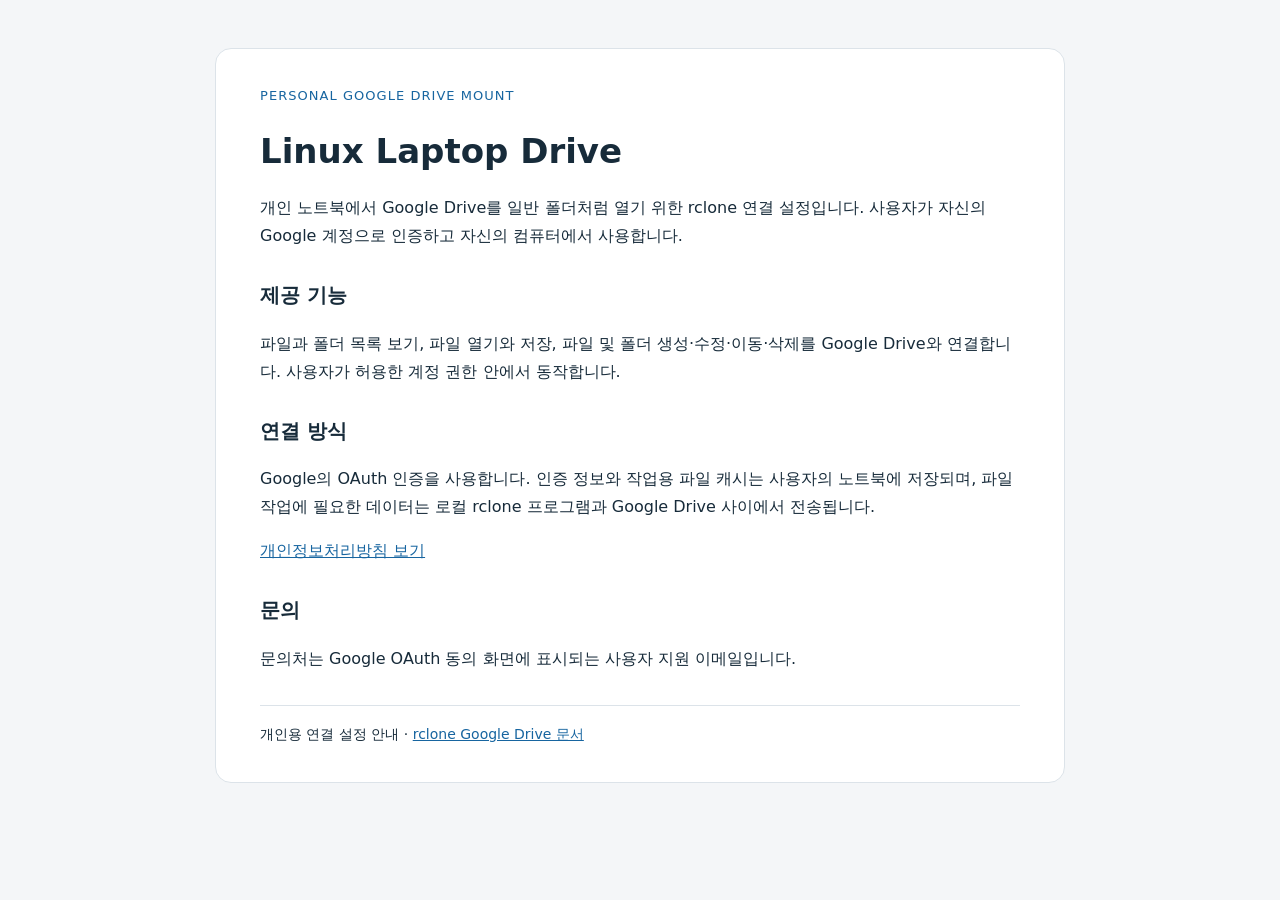
<file: index.html>
<!doctype html>
<html lang="ko"><head><meta charset="utf-8"><meta name="viewport" content="width=device-width, initial-scale=1"><title>Linux Laptop Drive</title><link rel="stylesheet" href="style.css"></head>
<body><main><div class="tag">PERSONAL GOOGLE DRIVE MOUNT</div><h1>Linux Laptop Drive</h1>
<p>개인 노트북에서 Google Drive를 일반 폴더처럼 열기 위한 rclone 연결 설정입니다. 사용자가 자신의 Google 계정으로 인증하고 자신의 컴퓨터에서 사용합니다.</p>
<h2>제공 기능</h2><p>파일과 폴더 목록 보기, 파일 열기와 저장, 파일 및 폴더 생성·수정·이동·삭제를 Google Drive와 연결합니다. 사용자가 허용한 계정 권한 안에서 동작합니다.</p>
<h2>연결 방식</h2><p>Google의 OAuth 인증을 사용합니다. 인증 정보와 작업용 파일 캐시는 사용자의 노트북에 저장되며, 파일 작업에 필요한 데이터는 로컬 rclone 프로그램과 Google Drive 사이에서 전송됩니다.</p>
<p><a href="privacy.html">개인정보처리방침 보기</a></p>
<h2>문의</h2><p>문의처는 Google OAuth 동의 화면에 표시되는 사용자 지원 이메일입니다.</p>
<footer>개인용 연결 설정 안내 · <a href="https://rclone.org/drive/">rclone Google Drive 문서</a></footer></main></body></html>
</file>
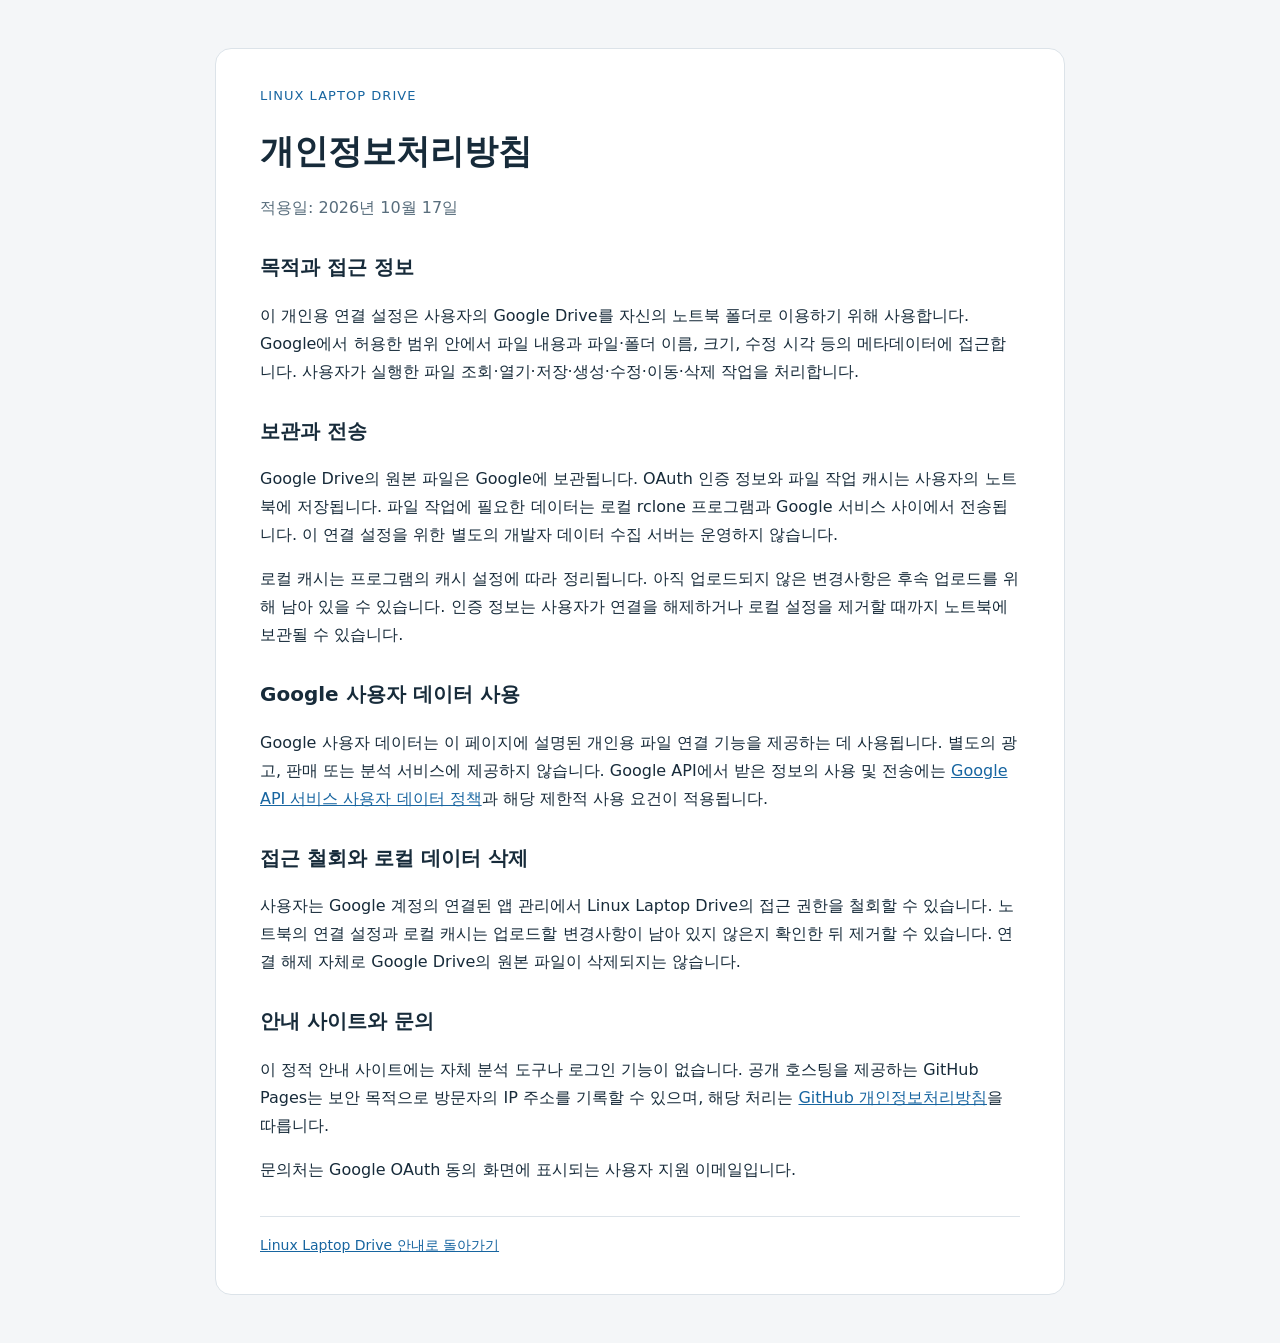
<file: privacy.html>
<!doctype html>
<html lang="ko"><head><meta charset="utf-8"><meta name="viewport" content="width=device-width, initial-scale=1"><title>개인정보처리방침 — Linux Laptop Drive</title><link rel="stylesheet" href="style.css"></head>
<body><main><div class="tag">LINUX LAPTOP DRIVE</div><h1>개인정보처리방침</h1><p class="meta">적용일: 2026년 10월 17일</p>
<h2>목적과 접근 정보</h2><p>이 개인용 연결 설정은 사용자의 Google Drive를 자신의 노트북 폴더로 이용하기 위해 사용합니다. Google에서 허용한 범위 안에서 파일 내용과 파일·폴더 이름, 크기, 수정 시각 등의 메타데이터에 접근합니다. 사용자가 실행한 파일 조회·열기·저장·생성·수정·이동·삭제 작업을 처리합니다.</p>
<h2>보관과 전송</h2><p>Google Drive의 원본 파일은 Google에 보관됩니다. OAuth 인증 정보와 파일 작업 캐시는 사용자의 노트북에 저장됩니다. 파일 작업에 필요한 데이터는 로컬 rclone 프로그램과 Google 서비스 사이에서 전송됩니다. 이 연결 설정을 위한 별도의 개발자 데이터 수집 서버는 운영하지 않습니다.</p>
<p>로컬 캐시는 프로그램의 캐시 설정에 따라 정리됩니다. 아직 업로드되지 않은 변경사항은 후속 업로드를 위해 남아 있을 수 있습니다. 인증 정보는 사용자가 연결을 해제하거나 로컬 설정을 제거할 때까지 노트북에 보관될 수 있습니다.</p>
<h2>Google 사용자 데이터 사용</h2><p>Google 사용자 데이터는 이 페이지에 설명된 개인용 파일 연결 기능을 제공하는 데 사용됩니다. 별도의 광고, 판매 또는 분석 서비스에 제공하지 않습니다. Google API에서 받은 정보의 사용 및 전송에는 <a href="https://developers.google.com/terms/api-services-user-data-policy">Google API 서비스 사용자 데이터 정책</a>과 해당 제한적 사용 요건이 적용됩니다.</p>
<h2>접근 철회와 로컬 데이터 삭제</h2><p>사용자는 Google 계정의 연결된 앱 관리에서 Linux Laptop Drive의 접근 권한을 철회할 수 있습니다. 노트북의 연결 설정과 로컬 캐시는 업로드할 변경사항이 남아 있지 않은지 확인한 뒤 제거할 수 있습니다. 연결 해제 자체로 Google Drive의 원본 파일이 삭제되지는 않습니다.</p>
<h2>안내 사이트와 문의</h2><p>이 정적 안내 사이트에는 자체 분석 도구나 로그인 기능이 없습니다. 공개 호스팅을 제공하는 GitHub Pages는 보안 목적으로 방문자의 IP 주소를 기록할 수 있으며, 해당 처리는 <a href="https://docs.github.com/en/site-policy/privacy-policies/github-general-privacy-statement">GitHub 개인정보처리방침</a>을 따릅니다.</p><p>문의처는 Google OAuth 동의 화면에 표시되는 사용자 지원 이메일입니다.</p>
<footer><a href="index.html">Linux Laptop Drive 안내로 돌아가기</a></footer></main></body></html>
</file>
<file: style.css>
body{margin:0;background:#f4f6f8;color:#172b3a;font-family:system-ui,sans-serif;line-height:1.75}main{max-width:760px;margin:48px auto;padding:36px 44px;background:white;border:1px solid #dce3e9;border-radius:16px}h1{line-height:1.2;font-size:34px}h2{font-size:20px;margin-top:28px}a{color:#1765a0}small,.meta{color:#586d7c}.tag{font-size:13px;color:#1765a0;letter-spacing:.08em}footer{border-top:1px solid #dce3e9;margin-top:32px;padding-top:16px;font-size:14px}@media(max-width:650px){main{margin:16px;padding:24px}h1{font-size:28px}}
</file>
